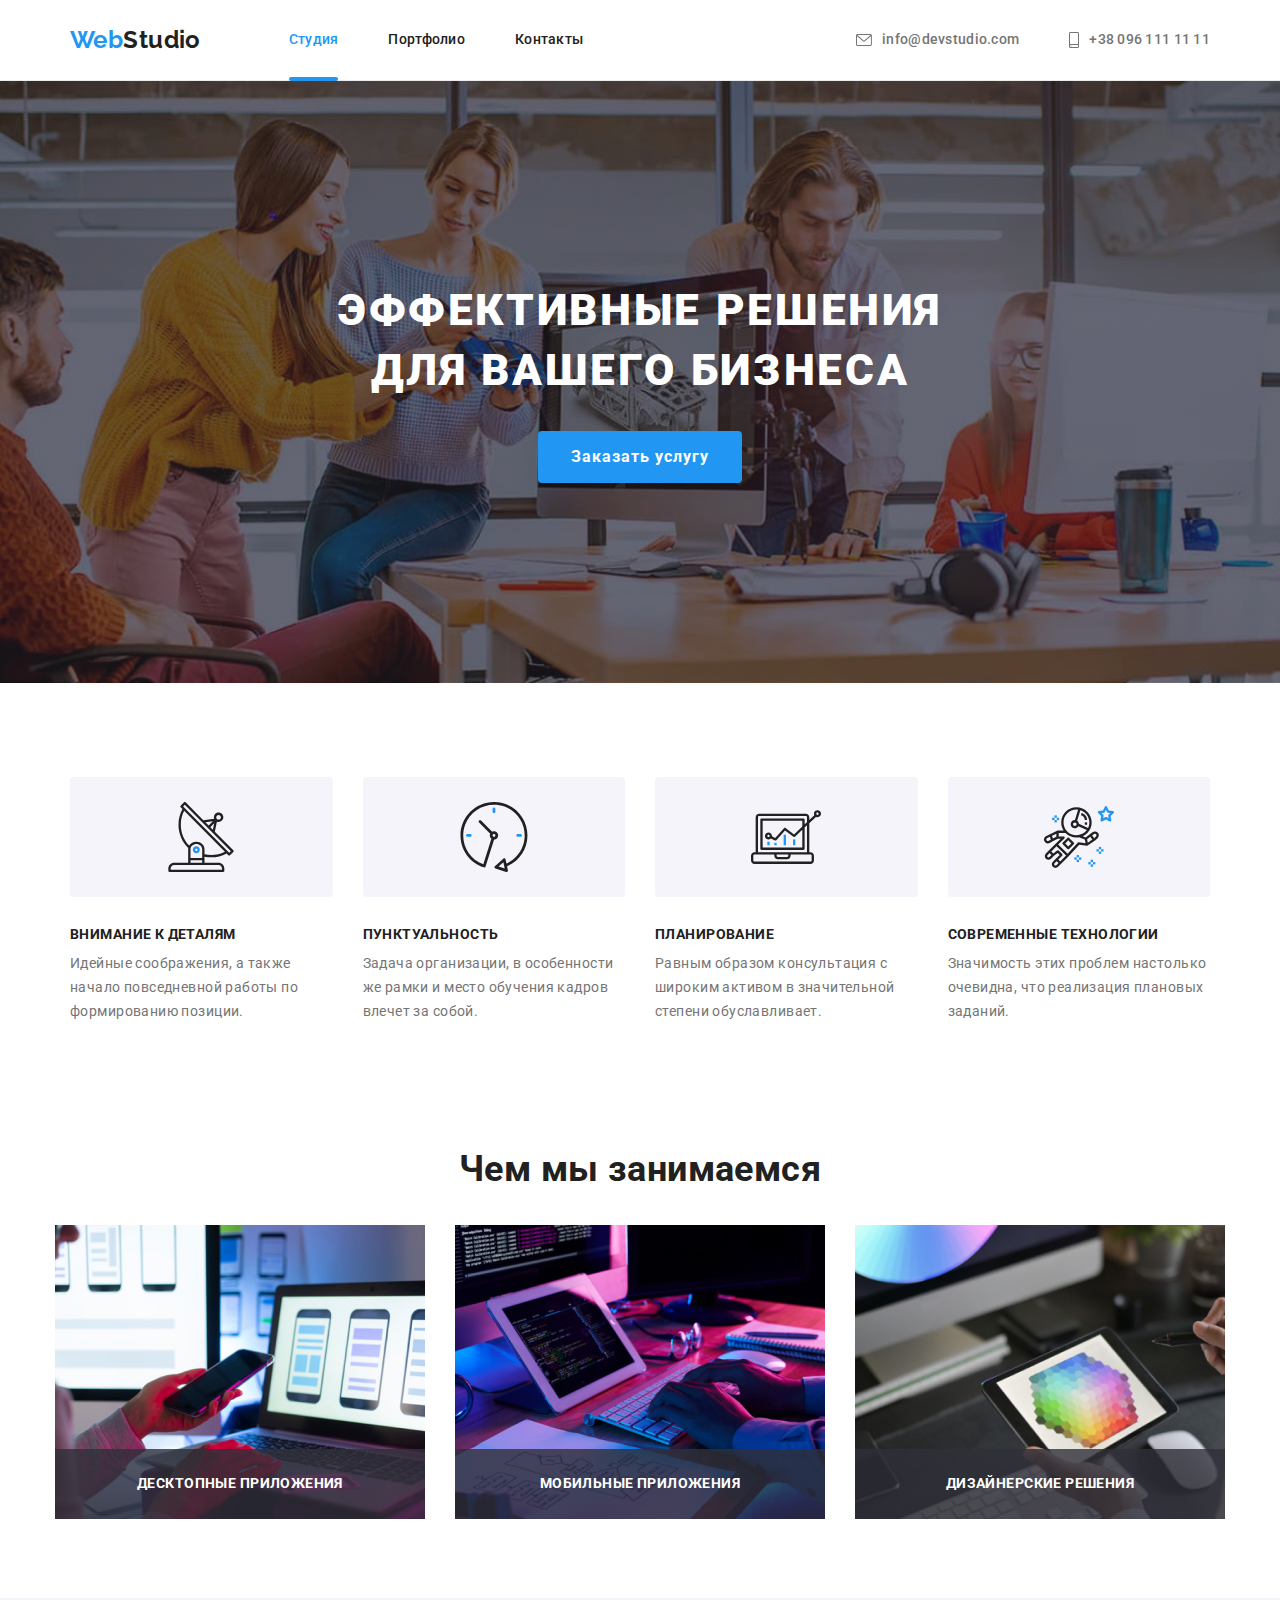
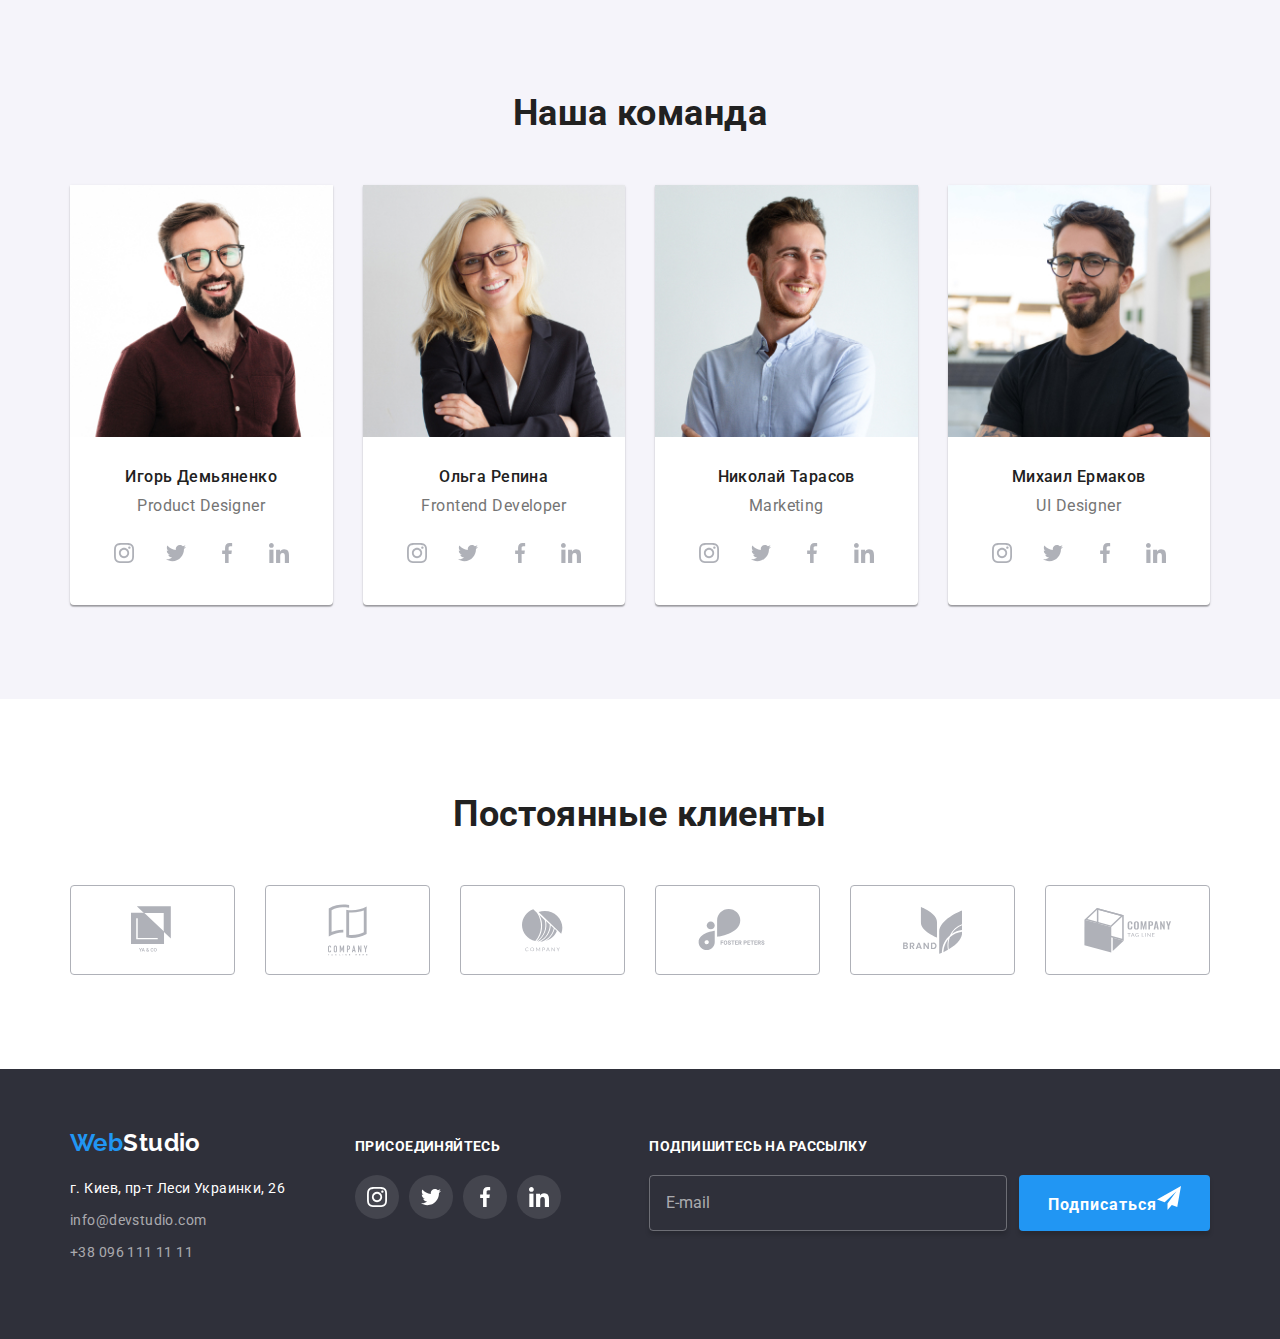
<file: index.html>
<!DOCTYPE html>
<html lang="ru">
  <head>
    <meta charset="UTF-8" />
    <meta http-equiv="X-UA-Compatible" content="IE=edge" />
    <meta name="viewport" content="width=device-width, initial-scale=1.0" />
    <title>WebStudio</title>
    <link rel="preconnect" href="https://fonts.gstatic.com" />
    <link
      rel="stylesheet"
      href="https://fonts.googleapis.com/css2?family=Raleway:wght@700&family=Roboto:wght@400;500;700;900&display=swap"
    />
    <link
      rel="stylesheet"
      href="https://cdnjs.cloudflare.com/ajax/libs/modern-normalize/0.2.0/modern-normalize.min.css"
    />
    <link rel="stylesheet" href="./css/main.min.css" />
  </head>

  <body>
    <header class="header">
      <div class="container header__container">
        <nav class="nav">
          <a href="./index.html" lang="en" class="logo header__logo"
            ><span class="logo__accent">Web</span><span>Studio</span></a
          >
          <ul class="nav__list list">
            <li class="nav__item">
              <a class="nav__link link nav__link_active" href="./index.html"
                >Студия</a
              >
            </li>
            <li class="nav__item">
              <a class="nav__link link" href="./portfolio.html">Портфолио</a>
            </li>
            <li class="nav__item">
              <a class="nav__link link" href="">Контакты</a>
            </li>
          </ul>
        </nav>
        <ul class="header-contacts list">
          <li class="header-contacts__item">
            <a
              class="header-contacts__link link"
              href="mailto:info@devstudio.com"
            >
              <svg class="header-contacts__icon icon-envelope">
                <use href="./img/sprite.svg#envelope"></use>
              </svg>
              info@devstudio.com</a
            >
          </li>
          <li class="header-contacts__item">
            <a class="header-contacts__link link" href="tel:+380961111111"
              ><svg class="header-contacts__icon icon-smartphone">
                <use href="./img/sprite.svg#smartphone"></use>
              </svg>
              +38 096 111 11 11</a
            >
          </li>
        </ul>

        <button type="button" class="burger-button" data-menu-button>
          <svg class="burger-button__icon">
            <use href="./img/sprite.svg#burger"></use>
          </svg>
        </button>

        <div class="burger__menu" data-menu>
          <button type="button" class="burger__close-button" data-menu-close>
            <svg class="burger__close-icon">
              <use href="./img/sprite.svg#close"></use>
            </svg>
          </button>
          <ul class="burger__nav list">
            <li class="burger__nav-item">
              <a href="" class="burger__nav-link burger__nav-link_active link"
                >Студия</a
              >
            </li>
            <li class="burger__nav-item">
              <a href="./portfolio.html" class="burger__nav-link link"
                >Портфолио</a
              >
            </li>
            <li class="burger__nav-item">
              <a href="" class="burger__nav-link link">Контакты</a>
            </li>
          </ul>
          <div>
            <ul class="burger__contacts list">
              <li class="burger__contacts-item">
                <a
                  href="tel:+380961111111"
                  class="burger__contacts-link burger__contacts-link_highlight link"
                  >+38 096 111 11 11</a
                >
              </li>
              <li class="burger__contacts-item">
                <a
                  href="mailto:info@devstudio.com"
                  class="burger__contacts-link link"
                  >info@devstudio.com</a
                >
              </li>
            </ul>
            <ul class="burger__social list">
              <li class="burger__social-item">
                <a href="" class="burger__social-link link">Instagram</a>
              </li>
              <li class="burger__social-item">
                <a href="" class="burger__social-link link">Twitter</a>
              </li>
              <li class="burger__social-item">
                <a href="" class="burger__social-link link">Facebook</a>
              </li>
              <li class="burger__social-item">
                <a href="" class="burger__social-link link">LinkedIn</a>
              </li>
            </ul>
          </div>
        </div>
      </div>
    </header>
    <main>
      <!-- HERO -->

      <section class="hero">
        <div class="container">
          <h1 class="hero__title">
            Эффективные решения<br />для вашего бизнеса
          </h1>
          <button type="button" class="modal-button" data-modal-open>
            Заказать услугу
          </button>
        </div>
      </section>

      <!-- FEATURES -->

      <section class="feature">
        <div class="container">
          <h2 class="visually-hidden">Наши Особенности</h2>
          <ul class="feature__list list">
            <li class="feature__item">
              <div class="feature__wrapper">
                <svg class="feature__icon">
                  <use href="./img/sprite.svg#antenna"></use>
                </svg>
              </div>
              <h3 class="feature__title">Внимание к деталям</h3>
              <p class="feature__description">
                Идейные соображения, а также начало повседневной работы по
                формированию позиции.
              </p>
            </li>
            <li class="feature__item">
              <div class="feature__wrapper">
                <svg class="feature__icon">
                  <use href="./img/sprite.svg#clock"></use>
                </svg>
              </div>
              <h3 class="feature__title">Пунктуальность</h3>
              <p class="feature__description">
                Задача организации, в особенности же рамки и место обучения
                кадров влечет за собой.
              </p>
            </li>
            <li class="feature__item">
              <div class="feature__wrapper">
                <svg class="feature__icon">
                  <use href="./img/sprite.svg#diagram"></use>
                </svg>
              </div>
              <h3 class="feature__title">Планирование</h3>
              <p class="feature__description">
                Равным образом консультация с широким активом в значительной
                степени обуславливает.
              </p>
            </li>
            <li class="feature__item">
              <div class="feature__wrapper">
                <svg class="feature__icon">
                  <use href="./img/sprite.svg#astronaut"></use>
                </svg>
              </div>
              <h3 class="feature__title">Современные технологии</h3>
              <p class="feature__description">
                Значимость этих проблем настолько очевидна, что реализация
                плановых заданий.
              </p>
            </li>
          </ul>
        </div>
      </section>

      <!-- SPECIALTY -->

      <section class="specialty">
        <div class="container">
          <h2 class="specialty__component-title component-title">
            Чем мы занимаемся
          </h2>
          <ul class="specialty__list list">
            <li class="specialty__item">
              <picture>
                <source
                  srcset="
                    ./img/desktop/design@1x.jpg 1x,
                    ./img/desktop/design@2x.jpg 2x
                  " />
                <img
                  src="./img/desktop/design@1x.jpg"
                  alt="Десктопные приложения"
                  class="specialty__image"
              /></picture>

              <div class="specialty__overlay">
                <p class="specialty__overlay-text">Десктопные приложения</p>
              </div>
            </li>
            <li class="specialty__item">
              <picture>
                <source
                  srcset="
                    ./img/desktop/markup@1x.jpg 1x,
                    ./img/desktop/markup@2x.jpg 2x
                  " />
                <img
                  src="./img/desktop/markup@1x.jpg"
                  alt="Мобильные приложения"
                  class="specialty__image"
              /></picture>

              <div class="specialty__overlay">
                <p class="specialty__overlay-text">Мобильные приложения</p>
              </div>
            </li>
            <li class="specialty__item">
              <picture>
                <source
                  srcset="
                    ./img/desktop/color@1x.jpg 1x,
                    ./img/desktop/color@2x.jpg 2x
                  " />
                <img
                  src="./img/desktop/color@1x.jpg"
                  alt="Дизайнерские решения"
                  class="specialty__image"
              /></picture>

              <div class="specialty__overlay">
                <p class="specialty__overlay-text">Дизайнерские решения</p>
              </div>
            </li>
          </ul>
        </div>
      </section>

      <!-- TEAM -->

      <section Class="team">
        <div class="container">
          <h2 class="team__component-title component-title">Наша команда</h2>
          <ul class="team__list list">
            <li class="team__item">
              <picture>
                <source
                  srcset="
                    ./img/desktop/team/igor@1x.jpg 1x,
                    ./img/desktop/team/igor@2x.jpg 2x
                  "
                  media="(min-width: 1200px)"
                />
                <source
                  srcset="
                    ./img/tablet/team/igor@1x.jpg 1x,
                    ./img/tablet/team/igor@2x.jpg 2x
                  "
                  media="(min-width: 768px)"
                />
                <source
                  srcset="
                    ./img/mobile/team/igor@1x.jpg 1x,
                    ./img/mobile/team/igor@2x.jpg 2x
                  "
                  media="(min-width: 480px)"
                />
                <img
                  src="./img/desktop/team/igor@1x.jpg"
                  alt="Игорь Демьяненко"
                  class="team__image"
                />
              </picture>

              <div class="team__description-wrapper">
                <h3 class="team__member">Игорь Демьяненко</h3>
                <p lang="en" class="member__role">Product Designer</p>

                <ul class="social-list list">
                  <li class="social-list__item">
                    <a href="" class="social-list__link"
                      ><svg class="social-list__icon">
                        <use href="./img/sprite.svg#instagram"></use>
                      </svg>
                    </a>
                  </li>
                  <li class="social-list__item">
                    <a href="" class="social-list__link"
                      ><svg class="social-list__icon">
                        <use href="./img/sprite.svg#twitter"></use>
                      </svg>
                    </a>
                  </li>
                  <li class="social-list__item">
                    <a href="" class="social-list__link"
                      ><svg class="social-list__icon">
                        <use href="./img/sprite.svg#facebook"></use>
                      </svg>
                    </a>
                  </li>
                  <li class="social-list__item">
                    <a href="" class="social-list__link"
                      ><svg class="social-list__icon">
                        <use href="./img/sprite.svg#linkedin"></use>
                      </svg>
                    </a>
                  </li>
                </ul>
              </div>
            </li>
            <li class="team__item">
              <picture>
                <source
                  srcset="
                    ./img/desktop/team/olga@1x.jpg 1x,
                    ./img/desktop/team/olga@2x.jpg 2x
                  "
                  media="(min-width: 1200px)" />
                <source
                  srcset="
                    ./img/tablet/team/olga@1x.jpg 1x,
                    ./img/tablet/team/olga@2x.jpg 2x
                  "
                  media="(min-width: 768px)" />
                <source
                  srcset="
                    ./img/mobile/team/olga@1x.jpg 1x,
                    ./img/mobile/team/olga@2x.jpg 2x
                  "
                  media="(min-width: 480px)" />
                <img
                  src="./img/desktop/team/olga@1x.jpg"
                  alt="Ольга Репина"
                  class="team__image"
              /></picture>
              <div class="team__description-wrapper">
                <h3 class="team__member">Ольга Репина</h3>
                <p lang="en" class="member__role">Frontend Developer</p>
                <ul class="social-list list">
                  <li class="social-list__item">
                    <a href="" class="social-list__link"
                      ><svg class="social-list__icon">
                        <use href="./img/sprite.svg#instagram"></use>
                      </svg>
                    </a>
                  </li>
                  <li class="social-list__item">
                    <a href="" class="social-list__link"
                      ><svg class="social-list__icon">
                        <use href="./img/sprite.svg#twitter"></use>
                      </svg>
                    </a>
                  </li>
                  <li class="social-list__item">
                    <a href="" class="social-list__link"
                      ><svg class="social-list__icon">
                        <use href="./img/sprite.svg#facebook"></use>
                      </svg>
                    </a>
                  </li>
                  <li class="social-list__item">
                    <a href="" class="social-list__link"
                      ><svg class="social-list__icon">
                        <use href="./img/sprite.svg#linkedin"></use>
                      </svg>
                    </a>
                  </li>
                </ul>
              </div>
            </li>
            <li class="team__item">
              <picture>
                <source
                  srcset="
                    ./img/desktop/team/nikolay@1x.jpg 1x,
                    ./img/desktop/team/nikolay@2x.jpg 2x
                  "
                  media="(min-width: 1200px)" />
                <source
                  srcset="
                    ./img/tablet/team/nikolay@1x.jpg 1x,
                    ./img/tablet/team/nikolay@2x.jpg 2x
                  "
                  media="(min-width: 768px)" />
                <source
                  srcset="
                    ./img/mobile/team/nikolay@1x.jpg 1x,
                    ./img/mobile/team/nikolay@2x.jpg 2x
                  "
                  media="(min-width: 480px)" />
                <img
                  src="./img/desktop/team/nikolay@1x.jpg"
                  alt="Николай Тарасов"
                  class="team__image"
              /></picture>
              <div class="team__description-wrapper">
                <h3 class="team__member">Николай Тарасов</h3>
                <p lang="en" class="member__role">Marketing</p>
                <ul class="social-list list">
                  <li class="social-list__item">
                    <a href="" class="social-list__link"
                      ><svg class="social-list__icon">
                        <use href="./img/sprite.svg#instagram"></use>
                      </svg>
                    </a>
                  </li>
                  <li class="social-list__item">
                    <a href="" class="social-list__link"
                      ><svg class="social-list__icon">
                        <use href="./img/sprite.svg#twitter"></use>
                      </svg>
                    </a>
                  </li>
                  <li class="social-list__item">
                    <a href="" class="social-list__link"
                      ><svg class="social-list__icon">
                        <use href="./img/sprite.svg#facebook"></use>
                      </svg>
                    </a>
                  </li>
                  <li class="social-list__item">
                    <a href="" class="social-list__link"
                      ><svg class="social-list__icon">
                        <use href="./img/sprite.svg#linkedin"></use>
                      </svg>
                    </a>
                  </li>
                </ul>
              </div>
            </li>
            <li class="team__item">
              <picture
                ><source
                  srcset="
                    ./img/desktop/team/mikhail@1x.jpg 1x,
                    ./img/desktop/team/mikhail@2x.jpg 2x
                  "
                  media="(min-width: 1200px)" />
                <source
                  srcset="
                    ./img/tablet/team/mikhail@1x.jpg 1x,
                    ./img/tablet/team/mikhail@2x.jpg 2x
                  "
                  media="(min-width: 768px)" />
                <source
                  srcset="
                    ./img/mobile/team/mikhail@1x.jpg 1x,
                    ./img/mobile/team/mikhail@2x.jpg 2x
                  "
                  media="(min-width: 480px)" />
                <img
                  src="./img/desktop/team/mikhail@1x.jpg"
                  alt="Михаил Ермаков"
                  class="team__image"
              /></picture>
              <div class="team__description-wrapper">
                <h3 class="team__member">Михаил Ермаков</h3>
                <p lang="en" class="member__role">UI Designer</p>
                <ul class="social-list list">
                  <li class="social-list__item">
                    <a href="" class="social-list__link"
                      ><svg class="social-list__icon">
                        <use href="./img/sprite.svg#instagram"></use>
                      </svg>
                    </a>
                  </li>
                  <li class="social-list__item">
                    <a href="" class="social-list__link"
                      ><svg class="social-list__icon">
                        <use href="./img/sprite.svg#twitter"></use>
                      </svg>
                    </a>
                  </li>
                  <li class="social-list__item">
                    <a href="" class="social-list__link"
                      ><svg class="social-list__icon">
                        <use href="./img/sprite.svg#facebook"></use>
                      </svg>
                    </a>
                  </li>
                  <li class="social-list__item">
                    <a href="" class="social-list__link"
                      ><svg class="social-list__icon">
                        <use href="./img/sprite.svg#linkedin"></use>
                      </svg>
                    </a>
                  </li>
                </ul>
              </div>
            </li>
          </ul>
        </div>
      </section>

      <!-- CLIENTS -->

      <section class="clients">
        <div class="container">
          <h2 class="component-title">Постоянные клиенты</h2>
          <div class="clients__wrapper">
            <ul class="clients__list list">
              <li class="clients__item">
                <a href="" class="clients__link link">
                  <svg class="clients__icon" width="44" height="49">
                    <use href="./img/sprite.svg#logo1"></use>
                  </svg>
                </a>
              </li>
              <li class="clients__item">
                <a href="" class="clients__link link">
                  <svg class="clients__icon" width="40" height="52">
                    <use href="./img/sprite.svg#logo2"></use>
                  </svg>
                </a>
              </li>
              <li class="clients__item">
                <a href="" class="clients__link link">
                  <svg class="clients__icon" width="41" height="43">
                    <use href="./img/sprite.svg#logo3"></use>
                  </svg>
                </a>
              </li>
              <li class="clients__item">
                <a href="" class="clients__link link">
                  <svg class="clients__icon" width="80" height="42">
                    <use href="./img/sprite.svg#logo4"></use>
                  </svg>
                </a>
              </li>
              <li class="clients__item">
                <a href="" class="clients__link link">
                  <svg class="clients__icon" width="59" height="47">
                    <use href="./img/sprite.svg#logo5"></use>
                  </svg>
                </a>
              </li>
              <li class="clients__item">
                <a href="" class="clients__link link">
                  <svg class="clients__icon" width="88" height="45">
                    <use href="./img/sprite.svg#logo6"></use>
                  </svg>
                </a>
              </li>
            </ul>
          </div>
        </div>
      </section>
    </main>

    <footer class="footer">
      <div class="container footer__wrapper">
        <div class="footer__tablet-wrapper">
          <div class="footer__address-wrapper">
            <a href="./index.html" lang="en" class="logo"
              ><span class="logo__accent">Web</span
              ><span class="logo_theme-dark">Studio</span></a
            >
            <address class="footer__address address">
              <p class="footer__geolocation">г. Киев, пр-т Леси Украинки, 26</p>
              <ul class="address-list list">
                <li class="address-list__item">
                  <a
                    class="address-list__link link"
                    href="mailto:info@devstudio.com"
                    >info@devstudio.com</a
                  >
                </li>
                <li class="address-list__item">
                  <a class="address-list__link link" href="tel:+380961111111"
                    >+38 096 111 11 11</a
                  >
                </li>
              </ul>
            </address>
          </div>
          <div class="footer__join-wrapper">
            <p class="footer__join-text">Присоединяйтесь</p>
            <ul class="social-list list">
              <li class="social-list__item footer__social-list__item">
                <a
                  href=""
                  class="social-list__link social-list__link_highlight"
                >
                  <svg class="social-list__icon social-list__icon_theme-dark">
                    <use href="./img/sprite.svg#instagram"></use>
                  </svg>
                </a>
              </li>
              <li class="social-list__item footer__social-list__item">
                <a href="" class="social-list__link social-list__link_highlight"
                  ><svg class="social-list__icon social-list__icon_theme-dark">
                    <use href="./img/sprite.svg#twitter"></use>
                  </svg>
                </a>
              </li>
              <li class="social-list__item footer__social-list__item">
                <a href="" class="social-list__link social-list__link_highlight"
                  ><svg class="social-list__icon social-list__icon_theme-dark">
                    <use href="./img/sprite.svg#facebook"></use>
                  </svg>
                </a>
              </li>
              <li class="social-list__item footer__social-list__item">
                <a href="" class="social-list__link social-list__link_highlight"
                  ><svg class="social-list__icon social-list__icon_theme-dark">
                    <use href="./img/sprite.svg#linkedin"></use>
                  </svg>
                </a>
              </li>
            </ul>
          </div>
        </div>
        <div class="newsletter-signup">
          <b class="newsletter-signup__title">Подпишитесь на рассылку</b>
          <form class="newsletter-signup__form">
            <input
              type="text"
              placeholder="E-mail"
              class="newsletter-signup__input"
            />
            <button type="submit" class="newsletter-signup__button">
              Подписаться<svg
                class="signup-button__icon"
                width="24"
                height="24"
              >
                <use href="./img/sprite.svg#icon-send"></use>
              </svg>
            </button>
          </form>
        </div>
      </div>
    </footer>

    <div class="backdrop is-hidden" data-modal>
      <div class="modal">
        <button type="button" class="modal__exit-button" data-modal-close>
          <svg class="modal__exit-icon">
            <use href="./img/sprite.svg#close"></use>
          </svg>
        </button>
        <b class="modal__title">Оставьте свои данные, мы вам перезвоним</b>
        <form class="modal__form" autocomplete="off">
          <label class="modal__form-label">
            Имя
            <span class="modal__form-wrapper">
              <input
                type="text"
                name="user-name"
                class="modal__form-input"
                minlength="2"
                required
              />
              <svg class="modal__form-icon" width="18px" height="18px">
                <use href="./img/sprite.svg#person-black"></use>
              </svg>
            </span>
          </label>
          <label class="modal__form-label">
            Телефон
            <span class="modal__form-wrapper">
              <input
                type="tel"
                name="user-telephone"
                class="modal__form-input"
                required
              />
              <svg class="modal__form-icon" width="18px" height="18px">
                <use href="./img/sprite.svg#phone-black"></use>
              </svg>
            </span>
          </label>
          <label class="modal__form-label">
            Почта
            <span class="modal__form-wrapper">
              <input
                type="email"
                name="user-email"
                class="modal__form-input"
                required
              />
              <svg class="modal__form-icon" width="18px" height="18px">
                <use href="./img/sprite.svg#email-black"></use>
              </svg>
            </span>
          </label>
          <label for="modal-message" class="modal__form-label"
            >Комментарий</label
          >
          <textarea
            name="user-message"
            id="modal-message"
            placeholder="Введите текст"
            class="modal__form-textarea"
          ></textarea>
          <input
            type="checkbox"
            name="user-terms"
            id="term-checkbox"
            class="modal__term-checkbox visually-hidden"
            required
          />
          <label for="term-checkbox" class="modal__term-label">
            Соглашаюсь с рассылкой и принимаю&nbsp;<a href=""
              >Условия договора</a
            >
          </label>
          <button type="submit" class="modal__form-button">Отправить</button>
        </form>
      </div>
    </div>
    <script src="./js/mobile-menu.js"></script>
    <script src="./js/modal.js"></script>
  </body>
</html>
</file>
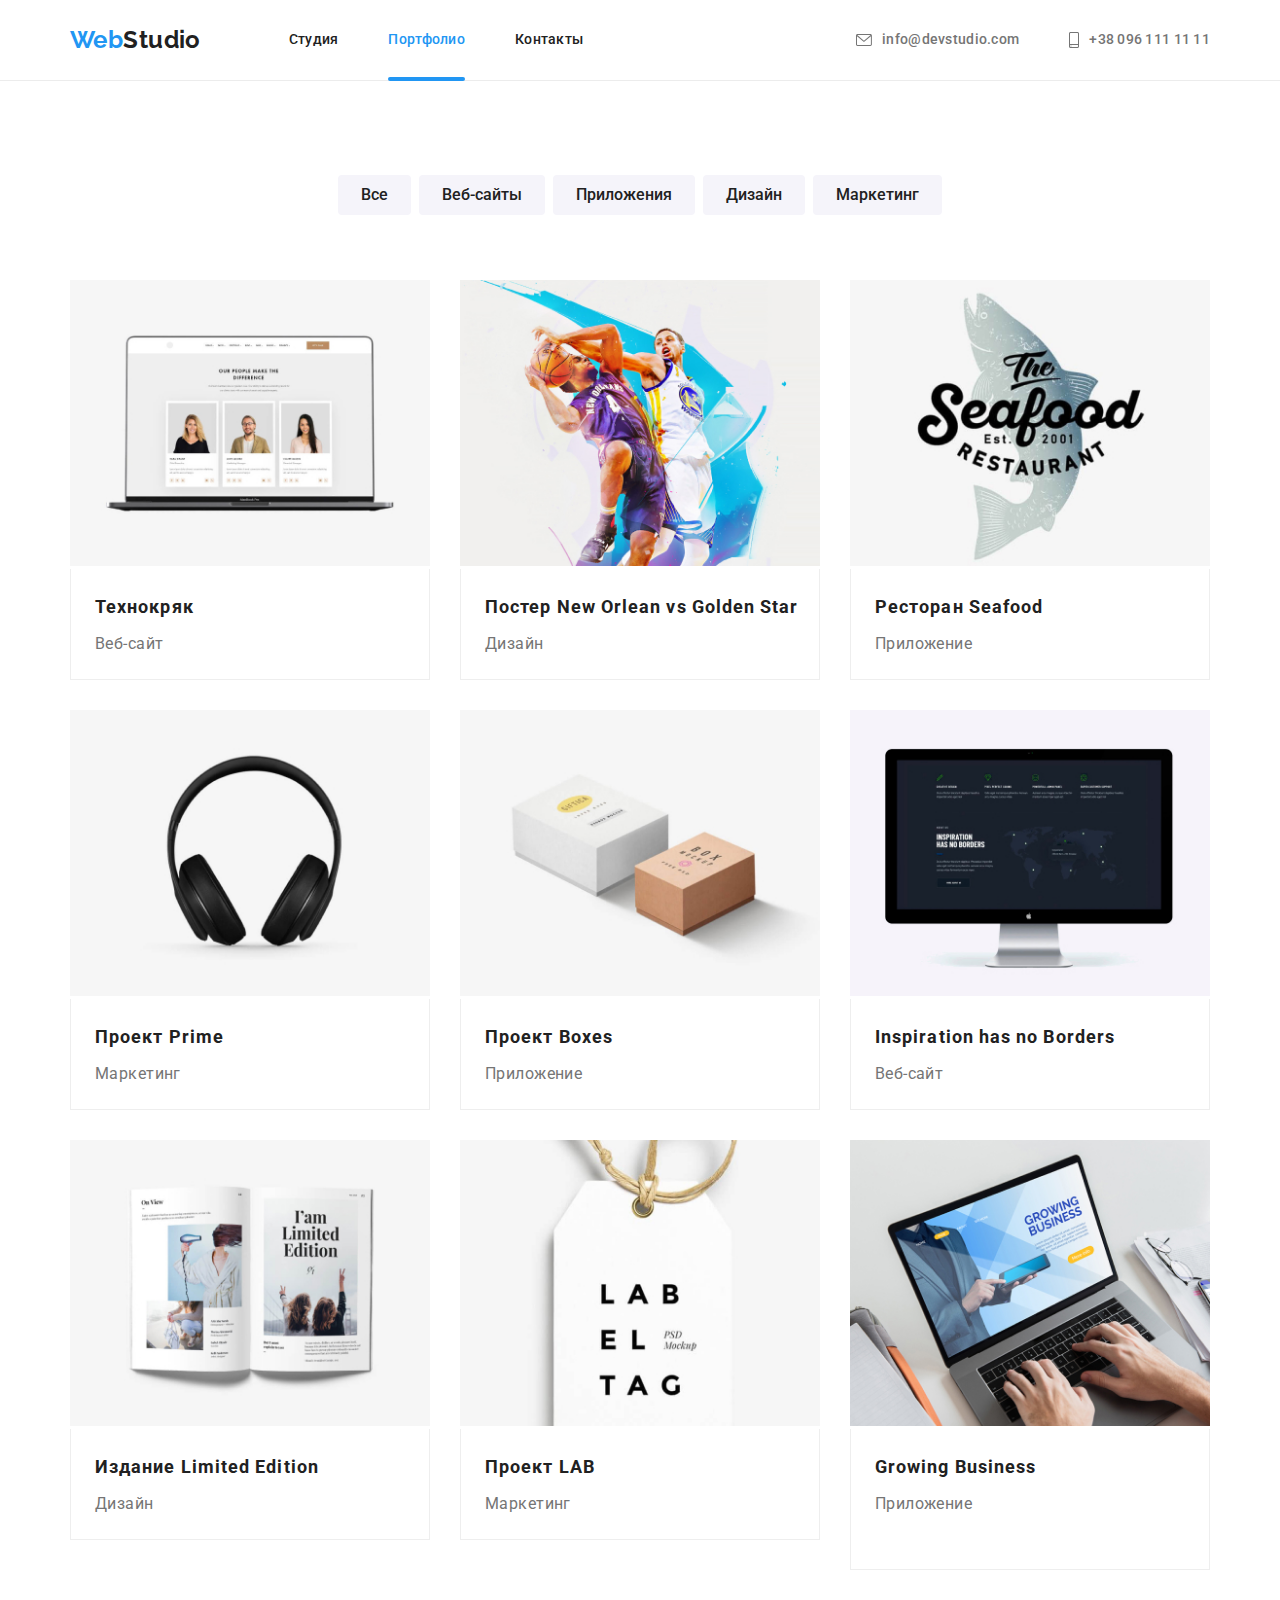
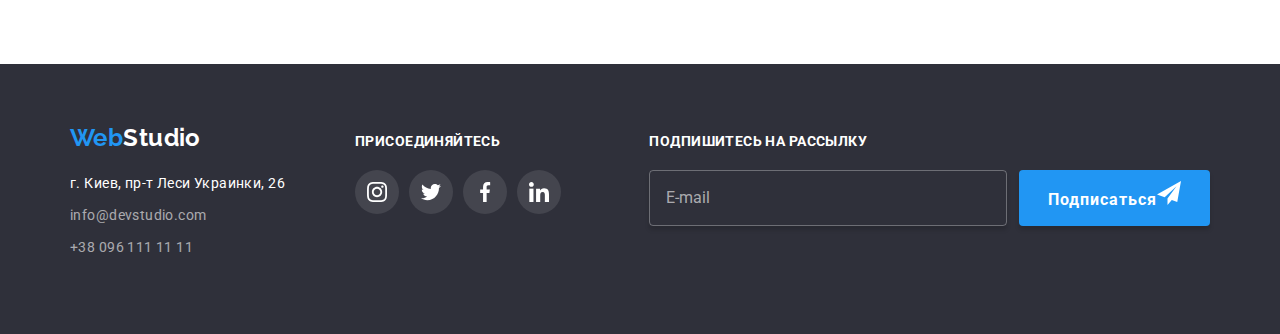
<file: portfolio.html>
<!DOCTYPE html>
<html lang="ru">
  <head>
    <meta charset="UTF-8" />
    <meta http-equiv="X-UA-Compatible" content="IE=edge" />
    <meta name="viewport" content="width=device-width, initial-scale=1.0" />
    <title>WebStudio</title>
    <link rel="preconnect" href="https://fonts.gstatic.com" />
    <link
      rel="stylesheet"
      href="https://fonts.googleapis.com/css2?family=Raleway:wght@700&family=Roboto:wght@400;500;700;900&display=swap"
    />
    <link
      rel="stylesheet"
      href="https://cdnjs.cloudflare.com/ajax/libs/modern-normalize/0.2.0/modern-normalize.min.css"
    />
    <link rel="stylesheet" href="./css/main.min.css" />
  </head>

  <body>
    <header class="header">
      <div class="container header__container">
        <nav class="nav">
          <a href="./index.html" lang="en" class="logo header__logo"
            ><span class="logo__accent">Web</span><span>Studio</span></a
          >
          <ul class="nav__list list">
            <li class="nav__item">
              <a class="nav__link link" href="./index.html">Студия</a>
            </li>
            <li class="nav__item">
              <a class="nav__link link nav__link_active" href="./portfolio.html"
                >Портфолио</a
              >
            </li>
            <li class="nav__item">
              <a class="nav__link link" href="">Контакты</a>
            </li>
          </ul>
        </nav>
        <ul class="header-contacts list">
          <li class="header-contacts__item">
            <a
              class="header-contacts__link link"
              href="mailto:info@devstudio.com"
            >
              <svg class="header-contacts__icon icon-envelope">
                <use href="./img/sprite.svg#envelope"></use>
              </svg>
              info@devstudio.com</a
            >
          </li>
          <li class="header-contacts__item">
            <a class="header-contacts__link link" href="tel:+380961111111"
              ><svg class="header-contacts__icon icon-smartphone">
                <use href="./img/sprite.svg#smartphone"></use>
              </svg>
              +38 096 111 11 11</a
            >
          </li>
        </ul>

        <button type="button" class="burger-button" data-menu-button>
          <svg class="burger-button__icon">
            <use href="./img/sprite.svg#burger"></use>
          </svg>
        </button>

        <div class="burger__menu" data-menu>
          <button type="button" class="burger__close-button" data-menu-close>
            <svg class="burger__close-icon">
              <use href="./img/sprite.svg#close"></use>
            </svg>
          </button>
          <ul class="burger__nav list">
            <li class="burger__nav-item">
              <a href="./index.html" class="burger__nav-link link">Студия</a>
            </li>
            <li class="burger__nav-item">
              <a href="" class="burger__nav-link burger__nav-link_active link"
                >Портфолио</a
              >
            </li>
            <li class="burger__nav-item">
              <a href="" class="burger__nav-link link">Контакты</a>
            </li>
          </ul>
          <div>
            <ul class="burger__contacts list">
              <li class="burger__contacts-item">
                <a
                  href="tel:+380961111111"
                  class="burger__contacts-link burger__contacts-link_highlight link"
                  >+38 096 111 11 11</a
                >
              </li>
              <li class="burger__contacts-item">
                <a
                  href="mailto:info@devstudio.com"
                  class="burger__contacts-link link"
                  >info@devstudio.com</a
                >
              </li>
            </ul>
            <ul class="burger__social list">
              <li class="burger__social-item">
                <a href="" class="burger__social-link link">Instagram</a>
              </li>
              <li class="burger__social-item">
                <a href="" class="burger__social-link link">Twitter</a>
              </li>
              <li class="burger__social-item">
                <a href="" class="burger__social-link link">Facebook</a>
              </li>
              <li class="burger__social-item">
                <a href="" class="burger__social-link link">LinkedIn</a>
              </li>
            </ul>
          </div>
        </div>
      </div>
    </header>

    <main>
      <!-- FILTERS -->

      <section class="projects">
        <div class="container">
          <h1 class="visually-hidden">Наши работы</h1>
          <ul class="filter list">
            <li class="filter__item">
              <button type="button" class="filter__button">Все</button>
            </li>
            <li class="filter__item">
              <button type="button" class="filter__button">Веб-сайты</button>
            </li>
            <li class="filter__item">
              <button type="button" class="filter__button">Приложения</button>
            </li>
            <li class="filter__item">
              <button type="button" class="filter__button">Дизайн</button>
            </li>
            <li class="filter__item">
              <button type="button" class="filter__button">Маркетинг</button>
            </li>
          </ul>

          <!-- PROJECTS -->

          <ul class="project-list list">
            <li class="project-list__item">
              <a href="" class="project-list__link link">
                <div class="project-list__overlay">
                  <picture>
                    <source
                      srcset="
                        ./img/desktop/portfolio/tech-crack@1x.jpg 1x,
                        ./img/desktop/portfolio/tech-crack@2x.jpg 2x
                      "
                      media="(min-width: 1200px"
                      ) />

                    <source
                      srcset="
                        ./img/tablet/portfolio/tech-crack@1x.jpg 1x,
                        ./img/tablet/portfolio/tech-crack@2x.jpg 2x
                      "
                      media="(min-width: 768px"
                      ) />

                    <source
                      srcset="
                        ./img/mobile/portfolio/tech-crack@1x.jpg 1x,
                        ./img/mobile/portfolio/tech-crack@2x.jpg 2x
                      "
                      media="(min-width: 480px"
                      ) />
                    <img
                      class="project-image"
                      src="./img/desktop/portfolio/tech-crack@1x.jpg"
                      alt="Веб-сайт"
                  /></picture>

                  <p class="project-list__overlay-text">
                    Технокряк это современная площадка распространения
                    коронавируса. Компании используют эту платформу для
                    цифрового шпионажа и атак на защищённые сервера конкурентов.
                  </p>
                </div>
                <div class="project-list__description-wrapper">
                  <h2 class="project-list__title">Технокряк</h2>
                  <p class="project-list__type">Веб-сайт</p>
                </div></a
              >
            </li>
            <li class="project-list__item">
              <a href="" class="project-list__link link">
                <div class="project-list__overlay">
                  <picture>
                    <source
                      srcset="
                        ./img/desktop/portfolio/poster@1x.jpg 1x,
                        ./img/desktop/portfolio/poster@2x.jpg 2x
                      "
                      media="(min-width: 1200px"
                      ) />

                    <source
                      srcset="
                        ./img/tablet/portfolio/poster@1x.jpg 1x,
                        ./img/tablet/portfolio/poster@2x.jpg 2x
                      "
                      media="(min-width: 768px"
                      ) />

                    <source
                      srcset="
                        ./img/mobile/portfolio/poster@1x.jpg 1x,
                        ./img/mobile/portfolio/poster@2x.jpg 2x
                      "
                      media="(min-width: 480px"
                      ) />
                    <img
                      class="project-image"
                      src="./img/desktop/portfolio/poster@1x.jpg"
                      alt="Постер"
                  /></picture>

                  <p class="project-list__overlay-text">
                    Lorem ipsum dolor sit amet consectetur adipisicing elit.
                    Perferendis aperiam fugiat possimus excepturi dolorum quidem
                    architecto. Voluptatem iure consectetur libero placeat. Ab
                    veniam ut dolorem accusantium id commodi praesentium
                    mollitia!
                  </p>
                </div>
                <div class="project-list__description-wrapper">
                  <h2 class="project-list__title">
                    Постер <span lang="en">New Orlean vs Golden Star</span>
                  </h2>
                  <p class="project-list__type">Дизайн</p>
                </div></a
              >
            </li>
            <li class="project-list__item">
              <a href="" class="project-list__link link">
                <div class="project-list__overlay">
                  <picture>
                    <source
                      srcset="
                        ./img/desktop/portfolio/restaurant@1x.jpg 1x,
                        ./img/desktop/portfolio/restaurant@2x.jpg 2x
                      "
                      media="(min-width: 1200px"
                      ) />

                    <source
                      srcset="
                        ./img/tablet/portfolio/restaurant@1x.jpg 1x,
                        ./img/tablet/portfolio/restaurant@2x.jpg 2x
                      "
                      media="(min-width: 768px"
                      ) />

                    <source
                      srcset="
                        ./img/mobile/portfolio/restaurant@1x.jpg 1x,
                        ./img/mobile/portfolio/restaurant@2x.jpg 2x
                      "
                      media="(min-width: 480px"
                      ) />
                    <img
                      class="project-image"
                      src="./img/desktop/portfolio/restaurant@1x.jpg"
                      alt="Логотип ресторана"
                  /></picture>

                  <p class="project-list__overlay-text">
                    Lorem ipsum dolor sit amet consectetur adipisicing elit.
                    Perferendis aperiam fugiat possimus excepturi dolorum quidem
                    architecto. Voluptatem iure consectetur libero placeat. Ab
                    veniam ut dolorem accusantium id commodi praesentium
                    mollitia!
                  </p>
                </div>
                <div class="project-list__description-wrapper">
                  <h2 class="project-list__title">
                    Ресторан <span lang="en">Seafood</span>
                  </h2>
                  <p class="project-list__type">Приложение</p>
                </div></a
              >
            </li>
            <li class="project-list__item">
              <a href="" class="project-list__link link">
                <div class="project-list__overlay">
                  <picture>
                    <source
                      srcset="
                        ./img/desktop/portfolio/headphones@1x.jpg 1x,
                        ./img/desktop/portfolio/headphones@2x.jpg 2x
                      "
                      media="(min-width: 1200px"
                      ) />

                    <source
                      srcset="
                        ./img/tablet/portfolio/headphones@1x.jpg 1x,
                        ./img/tablet/portfolio/headphones@2x.jpg 2x
                      "
                      media="(min-width: 768px"
                      ) />

                    <source
                      srcset="
                        ./img/mobile/portfolio/headphones@1x.jpg 1x,
                        ./img/mobile/portfolio/headphones@2x.jpg 2x
                      "
                      media="(min-width: 480px"
                      ) />
                    <img
                      class="project-image"
                      src="./img/desktop/portfolio/headphones@1x.jpg"
                      alt="Наушники"
                  /></picture>

                  <p class="project-list__overlay-text">
                    Lorem ipsum dolor sit amet consectetur adipisicing elit.
                    Perferendis aperiam fugiat possimus excepturi dolorum quidem
                    architecto. Voluptatem iure consectetur libero placeat. Ab
                    veniam ut dolorem accusantium id commodi praesentium
                    mollitia!
                  </p>
                </div>
                <div class="project-list__description-wrapper">
                  <h2 class="project-list__title">
                    Проект <span lang="en">Prime</span>
                  </h2>
                  <p class="project-list__type">Маркетинг</p>
                </div></a
              >
            </li>
            <li class="project-list__item">
              <a href="" class="project-list__link link">
                <div class="project-list__overlay">
                  <picture>
                    <source
                      srcset="
                        ./img/desktop/portfolio/boxes@1x.jpg 1x,
                        ./img/desktop/portfolio/boxes@2x.jpg 2x
                      "
                      media="(min-width: 1200px"
                      ) />

                    <source
                      srcset="
                        ./img/tablet/portfolio/boxes@1x.jpg 1x,
                        ./img/tablet/portfolio/boxes@2x.jpg 2x
                      "
                      media="(min-width: 768px"
                      ) />

                    <source
                      srcset="
                        ./img/mobile/portfolio/boxes@1x.jpg 1x,
                        ./img/mobile/portfolio/boxes@2x.jpg 2x
                      "
                      media="(min-width: 480px"
                      ) />
                    <img
                      class="project-image"
                      src="./img/desktop/portfolio/boxes@1x.jpg"
                      alt="Коробки"
                  /></picture>

                  <p class="project-list__overlay-text">
                    Lorem ipsum dolor sit amet consectetur adipisicing elit.
                    Perferendis aperiam fugiat possimus excepturi dolorum quidem
                    architecto. Voluptatem iure consectetur libero placeat. Ab
                    veniam ut dolorem accusantium id commodi praesentium
                    mollitia!
                  </p>
                </div>
                <div class="project-list__description-wrapper">
                  <h2 class="project-list__title">
                    Проект <span lang="en">Boxes</span>
                  </h2>
                  <p class="project-list__type">Приложение</p>
                </div></a
              >
            </li>
            <li class="project-list__item">
              <a href="" class="project-list__link link">
                <div class="project-list__overlay">
                  <picture>
                    <source
                      srcset="
                        ./img/desktop/portfolio/website-inspiration@1x.jpg 1x,
                        ./img/desktop/portfolio/website-inspiration@2x.jpg 2x
                      "
                      media="(min-width: 1200px"
                      ) />

                    <source
                      srcset="
                        ./img/tablet/portfolio/website-inspiration@1x.jpg 1x,
                        ./img/tablet/portfolio/website-inspiration@2x.jpg 2x
                      "
                      media="(min-width: 768px"
                      ) />

                    <source
                      srcset="
                        ./img/mobile/portfolio/website-inspiration@1x.jpg 1x,
                        ./img/mobile/portfolio/website-inspiration@2x.jpg 2x
                      "
                      media="(min-width: 480px"
                      ) />
                    <img
                      class="project-image"
                      src="./img/desktop/portfolio/website-inspiration@1x.jpg"
                      alt="Веб-сайт"
                  /></picture>

                  <p class="project-list__overlay-text">
                    Lorem ipsum dolor sit amet consectetur adipisicing elit.
                    Perferendis aperiam fugiat possimus excepturi dolorum quidem
                    architecto. Voluptatem iure consectetur libero placeat. Ab
                    veniam ut dolorem accusantium id commodi praesentium
                    mollitia!
                  </p>
                </div>
                <div class="project-list__description-wrapper">
                  <h2 class="project-list__title" lang="en">
                    Inspiration has no Borders
                  </h2>
                  <p class="project-list__type">Веб-сайт</p>
                </div></a
              >
            </li>
            <li class="project-list__item">
              <a href="" class="project-list__link link">
                <div class="project-list__overlay">
                  <picture>
                    <source
                      srcset="
                        ./img/desktop/portfolio/magazine@1x.jpg 1x,
                        ./img/desktop/portfolio/magazine@2x.jpg 2x
                      "
                      media="(min-width: 1200px"
                      ) />

                    <source
                      srcset="
                        ./img/tablet/portfolio/magazine@1x.jpg 1x,
                        ./img/tablet/portfolio/magazine@2x.jpg 2x
                      "
                      media="(min-width: 768px"
                      ) />

                    <source
                      srcset="
                        ./img/mobile/portfolio/magazine@1x.jpg 1x,
                        ./img/mobile/portfolio/magazine@2x.jpg 2x
                      "
                      media="(min-width: 480px"
                      ) />
                    <img
                      class="project-image"
                      src="./img/desktop/portfolio/magazine@1x.jpg"
                      alt="Журнал"
                  /></picture>

                  <p class="project-list__overlay-text">
                    Lorem ipsum dolor sit amet consectetur adipisicing elit.
                    Perferendis aperiam fugiat possimus excepturi dolorum quidem
                    architecto. Voluptatem iure consectetur libero placeat. Ab
                    veniam ut dolorem accusantium id commodi praesentium
                    mollitia!
                  </p>
                </div>
                <div class="project-list__description-wrapper">
                  <h2 class="project-list__title">
                    Издание <span lang="en">Limited Edition</span>
                  </h2>
                  <p class="project-list__type">Дизайн</p>
                </div></a
              >
            </li>
            <li class="project-list__item">
              <a href="" class="project-list__link link">
                <div class="project-list__overlay">
                  <picture>
                    <source
                      srcset="
                        ./img/desktop/portfolio/lable@1x.jpg 1x,
                        ./img/desktop/portfolio/lable@2x.jpg 2x
                      "
                      media="(min-width: 1200px"
                      ) />

                    <source
                      srcset="
                        ./img/tablet/portfolio/lable@1x.jpg 1x,
                        ./img/tablet/portfolio/lable@2x.jpg 2x
                      "
                      media="(min-width: 768px"
                      ) />

                    <source
                      srcset="
                        ./img/mobile/portfolio/lable@1x.jpg 1x,
                        ./img/mobile/portfolio/lable@2x.jpg 2x
                      "
                      media="(min-width: 480px"
                      ) />
                    <img
                      class="project-image"
                      src="./img/desktop/portfolio/lable@1x.jpg"
                      alt="Логотип"
                  /></picture>

                  <p class="project-list__overlay-text">
                    Lorem ipsum dolor sit amet consectetur adipisicing elit.
                    Perferendis aperiam fugiat possimus excepturi dolorum quidem
                    architecto. Voluptatem iure consectetur libero placeat. Ab
                    veniam ut dolorem accusantium id commodi praesentium
                    mollitia!
                  </p>
                </div>
                <div class="project-list__description-wrapper">
                  <h2 class="project-list__title">
                    Проект <span lang="en">LAB</span>
                  </h2>
                  <p class="project-list__type">Маркетинг</p>
                </div></a
              >
            </li>
            <li class="project-list__item">
              <a href="" class="project-list__link link">
                <div class="project-list__overlay">
                  <picture>
                    <source
                      srcset="
                        ./img/desktop/portfolio/buisness-app@1x.jpg 1x,
                        ./img/desktop/portfolio/buisness-app@2x.jpg 2x
                      "
                      media="(min-width: 1200px"
                      ) />

                    <source
                      srcset="
                        ./img/tablet/portfolio/buisness-app@1x.jpg 1x,
                        ./img/tablet/portfolio/buisness-app@2x.jpg 2x
                      "
                      media="(min-width: 768px"
                      ) />

                    <source
                      srcset="
                        ./img/mobile/portfolio/buisness-app@1x.jpg 1x,
                        ./img/mobile/portfolio/buisness-app@2x.jpg 2x
                      "
                      media="(min-width: 480px"
                      ) />
                    <img
                      class="project-image"
                      src="./img/desktop/portfolio/buisness-app@1x.jpg"
                      alt="Веб приложение"
                  /></picture>

                  <p class="project-list__overlay-text">
                    Lorem ipsum dolor sit amet consectetur adipisicing elit.
                    Perferendis aperiam fugiat possimus excepturi dolorum quidem
                    architecto. Voluptatem iure consectetur libero placeat. Ab
                    veniam ut dolorem accusantium id commodi praesentium
                    mollitia!
                  </p>
                </div>
                <div class="project-list__description-wrapper">
                  <h2 class="project-list__title" lang="en">
                    Growing Business
                  </h2>
                  <p class="project-list__type">Приложение</p>
                </div></a
              >
            </li>
          </ul>
        </div>
      </section>
    </main>

    <footer class="footer">
      <div class="container footer__wrapper">
        <div class="footer__tablet-wrapper">
          <div class="footer__address-wrapper">
            <a href="./index.html" lang="en" class="logo"
              ><span class="logo__accent">Web</span
              ><span class="logo_theme-dark">Studio</span></a
            >
            <address class="footer__address address">
              <p class="footer__geolocation">г. Киев, пр-т Леси Украинки, 26</p>
              <ul class="address-list list">
                <li class="address-list__item">
                  <a
                    class="address-list__link link"
                    href="mailto:info@devstudio.com"
                    >info@devstudio.com</a
                  >
                </li>
                <li class="address-list__item">
                  <a class="address-list__link link" href="tel:+380961111111"
                    >+38 096 111 11 11</a
                  >
                </li>
              </ul>
            </address>
          </div>
          <div class="footer__join-wrapper">
            <p class="footer__join-text">Присоединяйтесь</p>
            <ul class="social-list list">
              <li class="social-list__item footer__social-list__item">
                <a
                  href=""
                  class="social-list__link social-list__link_highlight"
                >
                  <svg class="social-list__icon social-list__icon_theme-dark">
                    <use href="./img/sprite.svg#instagram"></use>
                  </svg>
                </a>
              </li>
              <li class="social-list__item footer__social-list__item">
                <a href="" class="social-list__link social-list__link_highlight"
                  ><svg class="social-list__icon social-list__icon_theme-dark">
                    <use href="./img/sprite.svg#twitter"></use>
                  </svg>
                </a>
              </li>
              <li class="social-list__item footer__social-list__item">
                <a href="" class="social-list__link social-list__link_highlight"
                  ><svg class="social-list__icon social-list__icon_theme-dark">
                    <use href="./img/sprite.svg#facebook"></use>
                  </svg>
                </a>
              </li>
              <li class="social-list__item footer__social-list__item">
                <a href="" class="social-list__link social-list__link_highlight"
                  ><svg class="social-list__icon social-list__icon_theme-dark">
                    <use href="./img/sprite.svg#linkedin"></use>
                  </svg>
                </a>
              </li>
            </ul>
          </div>
        </div>
        <div class="newsletter-signup">
          <b class="newsletter-signup__title">Подпишитесь на рассылку</b>
          <form class="newsletter-signup__form">
            <input
              type="text"
              placeholder="E-mail"
              class="newsletter-signup__input"
            />
            <button type="submit" class="newsletter-signup__button">
              Подписаться<svg
                class="signup-button__icon"
                width="24"
                height="24"
              >
                <use href="./img/sprite.svg#icon-send"></use>
              </svg>
            </button>
          </form>
        </div>
      </div>
    </footer>
    <script src="./js/mobile-menu.js"></script>
  </body>
</html>
</file>
<file: css/main.min.css>
.visually-hidden{position:absolute !important;clip:rect(1px 1px 1px 1px);clip:rect(1px 1px 1px 1px);padding:0 !important;border:0 !important;height:1px !important;width:1px !important;overflow:hidden}h1,h2,h3,h4,h5,h6,p{margin:0}ol,ul{margin:0;padding:0}.link{text-decoration:none}.list{list-style:none}.address{font-style:normal}body{font-family:"Roboto",sans-serif;font-weight:400;font-size:14px;letter-spacing:0.03em;color:#757575}.container{padding:0 15px}@media screen and (min-width: 480px){.container{width:450px;margin:0 auto}}@media screen and (min-width: 768px){.container{width:738px}}@media screen and (min-width: 1200px){.container{width:1170px}}.backdrop{position:fixed;top:0;left:0;width:100vw;height:100vh;overflow-y:scroll;background-color:rgba(0,0,0,0.2);-webkit-transition:opacity 250ms cubic-bezier(0.4, 0, 0.2, 1),visibility 250ms cubic-bezier(0.4, 0, 0.2, 1);transition:opacity 250ms cubic-bezier(0.4, 0, 0.2, 1),visibility 250ms cubic-bezier(0.4, 0, 0.2, 1)}.backdrop.is-hidden{visibility:hidden;opacity:0;pointer-events:none}.backdrop.is-hidden .modal{-webkit-transform:translate(-50%, -60%) scale(1.5);transform:translate(-50%, -60%) scale(1.5)}.modal{position:absolute;top:50%;left:50%;-webkit-transform:translate(-50%, -50%);transform:translate(-50%, -50%);-webkit-transition:-webkit-transform 250ms cubic-bezier(0.4, 0, 0.2, 1);transition:-webkit-transform 250ms cubic-bezier(0.4, 0, 0.2, 1);transition:transform 250ms cubic-bezier(0.4, 0, 0.2, 1);transition:transform 250ms cubic-bezier(0.4, 0, 0.2, 1), -webkit-transform 250ms cubic-bezier(0.4, 0, 0.2, 1);padding:40px;width:450px;background-color:#fff;-webkit-box-shadow:0px 1px 3px rgba(0,0,0,0.12),0px 1px 1px rgba(0,0,0,0.14),0px 2px 1px rgba(0,0,0,0.2);box-shadow:0px 1px 3px rgba(0,0,0,0.12),0px 1px 1px rgba(0,0,0,0.14),0px 2px 1px rgba(0,0,0,0.2);border-radius:4px}@media screen and (max-height: 600px){.modal{top:60%}}@media screen and (max-width: 480px){.modal{width:90%}}@media screen and (min-width: 1200px){.modal{width:528px;height:581px}}.modal__exit-button{display:-webkit-box;display:-ms-flexbox;display:flex;-webkit-box-pack:center;-ms-flex-pack:center;justify-content:center;-webkit-box-align:center;-ms-flex-align:center;align-items:center;position:absolute;top:8px;right:8px;width:30px;height:30px;color:#000000;cursor:pointer;border:1px solid rgba(0,0,0,0.1);border-radius:50%;background-color:#fff;-webkit-transition:color 250ms cubic-bezier(0.4, 0, 0.2, 1);transition:color 250ms cubic-bezier(0.4, 0, 0.2, 1)}.modal__exit-button:focus,.modal__exit-button:hover{color:#2196f3}.modal__exit-icon{width:18px;height:18px;fill:currentColor}.modal__title{display:block;font-size:20px;font-weight:400;line-height:1.5;text-align:center;font-weight:700;margin-bottom:12px;color:#212121}@media screen and (min-width: 1200px){.modal__title{font-size:20px;line-height:1.15}}.modal__form{display:-webkit-box;display:-ms-flexbox;display:flex;-webkit-box-orient:vertical;-webkit-box-direction:normal;-ms-flex-direction:column;flex-direction:column}.modal__form-label{font-size:12px;line-height:1.17;letter-spacing:0.01em;margin-bottom:4px}.modal__form-wrapper{display:block;position:relative;margin-bottom:10px;margin-top:4px}.modal__form-input{width:100%;padding:12px 0 12px 42px;border:1px solid rgba(33,33,33,0.2);border-radius:4px;-webkit-transition:border-color 250ms cubic-bezier(0.4, 0, 0.2, 1);transition:border-color 250ms cubic-bezier(0.4, 0, 0.2, 1)}.modal__form-icon{position:absolute;top:50%;left:0;-webkit-transform:translateY(-50%);transform:translateY(-50%);margin-left:12px;-webkit-transition:fill 250ms cubic-bezier(0.4, 0, 0.2, 1);transition:fill 250ms cubic-bezier(0.4, 0, 0.2, 1)}.modal__form-input:focus,.modal__form-input:focus+.modal__form-icon{fill:#2196f3;border-color:#2196f3;outline:none}.modal__form-textarea{resize:none;padding:12px 16px;width:100%;height:120px;border:1px solid rgba(33,33,33,0.2);-webkit-box-sizing:border-box;box-sizing:border-box;border-radius:4px;outline:none;-webkit-transition:border-color 250ms cubic-bezier(0.4, 0, 0.2, 1);transition:border-color 250ms cubic-bezier(0.4, 0, 0.2, 1)}.modal__form-textarea:focus{border-color:#2196f3}.modal__form-textarea::-webkit-input-placeholder{font-size:14px;font-weight:400;line-height:1.14;letter-spacing:0.01em;color:rgba(117,117,117,0.5)}.modal__form-textarea:-ms-input-placeholder{font-size:14px;font-weight:400;line-height:1.14;letter-spacing:0.01em;color:rgba(117,117,117,0.5)}.modal__form-textarea::-ms-input-placeholder{font-size:14px;font-weight:400;line-height:1.14;letter-spacing:0.01em;color:rgba(117,117,117,0.5)}.modal__form-textarea::placeholder{font-size:14px;font-weight:400;line-height:1.14;letter-spacing:0.01em;color:rgba(117,117,117,0.5)}@media screen and (min-width: 1200px){.modal__form-textarea::-webkit-input-placeholder{font-size:12px;font-weight:400;line-height:1.33}.modal__form-textarea:-ms-input-placeholder{font-size:12px;font-weight:400;line-height:1.33}.modal__form-textarea::-ms-input-placeholder{font-size:12px;font-weight:400;line-height:1.33}.modal__form-textarea::placeholder{font-size:12px;font-weight:400;line-height:1.33}}.modal__term-label{display:-webkit-box;display:-ms-flexbox;display:flex;-webkit-box-align:center;-ms-flex-align:center;align-items:center;font-size:12px;font-weight:400;line-height:1.17;margin:20px 0 30px 0;cursor:pointer}.modal__term-label::before{margin-right:8px;content:'';display:inline-block;width:16px;height:16px;border:2px solid #000000;border-radius:2px;-webkit-transition:background-color 250ms cubic-bezier(0.4, 0, 0.2, 1);transition:background-color 250ms cubic-bezier(0.4, 0, 0.2, 1)}@media screen and (max-width: 480px){.modal__term-label{-ms-flex-wrap:wrap;flex-wrap:wrap}}@media screen and (min-width: 1200px){.modal__term-label{line-height:1.71}}.modal__term-checkbox:checked+.modal__term-label::before{border:none;background-color:#2196f3;background-image:url(../img/icons/icon-check.svg);background-size:contain}.modal__form-button{-ms-flex-item-align:center;-ms-grid-row-align:center;align-self:center;display:inline-block;background-color:#2196f3;border:1px solid transparent;-webkit-box-shadow:0px 4px 4px rgba(0,0,0,0.15);box-shadow:0px 4px 4px rgba(0,0,0,0.15);padding:10px 55px;font-weight:700;font-size:14px;line-height:1.87;letter-spacing:0.06em;cursor:pointer;color:#fff;-webkit-transition:background-color 250ms cubic-bezier(0.4, 0, 0.2, 1);transition:background-color 250ms cubic-bezier(0.4, 0, 0.2, 1)}.modal__form-button:hover,.modal__form-button:focus{background-color:#188ce8}.component-title{font-weight:700;font-size:36px;line-height:1.17;text-align:center;color:#212121}.social-list{display:-webkit-box;display:-ms-flexbox;display:flex;-webkit-box-pack:justify;-ms-flex-pack:justify;justify-content:space-between;-webkit-box-align:center;-ms-flex-align:center;align-items:center;max-width:206px;margin:0 auto}.social-list__link{display:-webkit-box;display:-ms-flexbox;display:flex;-webkit-box-pack:center;-ms-flex-pack:center;justify-content:center;-webkit-box-align:center;-ms-flex-align:center;align-items:center;width:44px;height:44px;border-radius:50%;color:#afb1b8;-webkit-transition:background-color 250ms cubic-bezier(0.4, 0, 0.2, 1),color 250ms cubic-bezier(0.4, 0, 0.2, 1);transition:background-color 250ms cubic-bezier(0.4, 0, 0.2, 1),color 250ms cubic-bezier(0.4, 0, 0.2, 1)}.social-list__link:hover,.social-list__link:focus{background-color:#2196f3;color:#ffffff}.social-list__icon{width:20px;height:20px;fill:currentColor}.logo{font-family:"Raleway",sans-serif;font-weight:700;font-size:24px;line-height:1.16;text-decoration:none;color:#212121}.logo__accent{color:#2196f3}.logo_theme-dark{color:#fff}.header{background-color:#fff;border-bottom:1px solid #ececec}.header__container{display:-webkit-box;display:-ms-flexbox;display:flex;-webkit-box-pack:start;-ms-flex-pack:start;justify-content:flex-start;-webkit-box-align:center;-ms-flex-align:center;align-items:center}@media screen and (max-width: 767px){.header__container{padding-top:16px;padding-bottom:16px}}.nav__list{display:none}@media screen and (min-width: 768px){.nav__list{display:block}}.header-contacts{display:none}@media screen and (min-width: 768px){.header-contacts{display:block}}.burger-button,.burger__close-button{border:none;background-color:transparent;padding:0px;cursor:pointer;color:#212121;-webkit-transition:color 250ms cubic-bezier(0.4, 0, 0.2, 1);transition:color 250ms cubic-bezier(0.4, 0, 0.2, 1)}.burger-button:hover,.burger-button:focus,.burger__close-button:hover,.burger__close-button:focus{color:#2196f3}.burger-button{position:absolute;top:10px;right:15px}@media screen and (min-width: 768px){.burger-button{display:none}}.burger-button__icon{width:40px;height:40px;display:block;fill:currentColor}.burger__menu{opacity:0;visibility:hidden;pointer-events:none;display:-webkit-box;display:-ms-flexbox;display:flex;-webkit-box-orient:vertical;-webkit-box-direction:normal;-ms-flex-direction:column;flex-direction:column;-webkit-box-pack:justify;-ms-flex-pack:justify;justify-content:space-between;position:fixed;top:0;left:0;width:100vw;height:100vh;overflow-y:scroll;padding:48px 0 48px 40px;background-color:#fff;-webkit-transition:opacity 250ms cubic-bezier(0.4, 0, 0.2, 1),visibility 250ms cubic-bezier(0.4, 0, 0.2, 1);transition:opacity 250ms cubic-bezier(0.4, 0, 0.2, 1),visibility 250ms cubic-bezier(0.4, 0, 0.2, 1)}@media screen and (min-width: 768px){.burger__menu{display:none}}.burger__menu.is-open{opacity:1;visibility:visible;pointer-events:auto;z-index:1}.burger__close-button{position:absolute;display:-webkit-box;display:-ms-flexbox;display:flex;-webkit-box-pack:center;-ms-flex-pack:center;justify-content:center;-webkit-box-align:center;-ms-flex-align:center;align-items:center;top:10px;right:15px;color:#212121;width:40px;height:40px}.burger__close-button:hover,.burger__close-button:focus{color:#2196f3}.burger__close-icon{width:19px;height:19px;display:block;fill:currentColor}.burger__nav-item{margin-bottom:32px}.burger__nav-link{font-size:40px;font-weight:500;line-height:1.18;letter-spacing:0.02em;color:#212121}.burger__contacts-item:not(:last-child){margin-bottom:32px}.burger__contacts-link{font-size:24px;font-weight:500;line-height:1.17;letter-spacing:0.02em;color:#757575}.burger__contacts-link_highlight{font-size:34px;font-weight:500;line-height:1.18;letter-spacing:0.02em;color:#2196f3}.burger__social{display:-webkit-box;display:-ms-flexbox;display:flex;-ms-flex-wrap:wrap;flex-wrap:wrap;margin-top:64px}.burger__social-item:not(:last-child)::after{content:'';width:22px;border-right:1px solid rgba(33,33,33,0.2);-webkit-transform:rotate(90deg);transform:rotate(90deg);margin-left:10px;margin-right:10px}.burger__social-link{font-size:18px;font-weight:500;line-height:1.22;letter-spacing:0.02em;color:#2196f3}.burger__nav-link_active{color:#2196f3}@media screen and (min-width: 768px){.header__container{display:-webkit-box;display:-ms-flexbox;display:flex}.header__logo{margin-right:88px}.nav{display:-webkit-box;display:-ms-flexbox;display:flex;-webkit-box-align:center;-ms-flex-align:center;align-items:center}.nav__list{display:-webkit-box;display:-ms-flexbox;display:flex;-webkit-box-align:center;-ms-flex-align:center;align-items:center}.nav__item:not(:last-child){margin-right:50px}.nav__link{display:block;padding:32px 0;position:relative;font-weight:500;line-height:1.14;letter-spacing:0.02em;color:#212121;-webkit-transition:color 250ms cubic-bezier(0.4, 0, 0.2, 1);transition:color 250ms cubic-bezier(0.4, 0, 0.2, 1)}.nav__link:hover,.nav__link:focus{color:#2196f3}.nav__link_active{color:#2196f3}.nav__link_active:after{content:'';display:block;position:absolute;bottom:-1px;width:100%;height:4px;background-color:#2196f3;border-radius:2px}.header-contacts{display:-webkit-box;display:-ms-flexbox;display:flex;-webkit-box-orient:vertical;-webkit-box-direction:normal;-ms-flex-direction:column;flex-direction:column;-webkit-box-pack:center;-ms-flex-pack:center;justify-content:center;margin-left:auto}}@media screen and (min-width: 768px) and (min-width: 1200px){.header-contacts{-webkit-box-orient:horizontal;-webkit-box-direction:normal;-ms-flex-direction:row;flex-direction:row;-webkit-box-align:center;-ms-flex-align:center;align-items:center}}@media screen and (min-width: 768px){.header-contacts__item:not(:last-child){margin-bottom:10px}}@media screen and (min-width: 768px) and (min-width: 1200px){.header-contacts__item:not(:last-child){margin-right:50px;margin-bottom:0px}}@media screen and (min-width: 768px){.header-contacts__link{display:-webkit-box;display:-ms-flexbox;display:flex;-webkit-box-align:center;-ms-flex-align:center;align-items:center;-ms-flex-negative:none;flex-shrink:none;font-size:12px;font-weight:500;line-height:1.17;letter-spacing:0.02em;color:#757575;-webkit-transition:color 250ms cubic-bezier(0.4, 0, 0.2, 1);transition:color 250ms cubic-bezier(0.4, 0, 0.2, 1)}}@media screen and (min-width: 768px) and (min-width: 1200px){.header-contacts__link{font-size:14px;font-weight:500;line-height:1.14}}@media screen and (min-width: 768px){.header-contacts__link:hover,.header-contacts__link:focus{color:#2196f3}.header-contacts__icon{display:block;fill:currentColor;margin-right:10px}.icon-envelope{width:16px;height:12px}.icon-smartphone{width:10px;height:16px}}.hero{padding:118px 0;text-align:center;background-color:#2f303a;text-align:center;margin:0 auto;max-width:1600px;background-color:#c4c4c4;background-image:-webkit-gradient(linear, left top, left bottom, from(rgba(47,48,58,0.4)), to(rgba(47,48,58,0.4))),url("../img/mobile/header-bg@1x.jpg");background-image:linear-gradient(rgba(47,48,58,0.4), rgba(47,48,58,0.4)),url("../img/mobile/header-bg@1x.jpg");background-position:center;background-size:cover}@media (min-device-pixel-ratio: 2), (-webkit-min-device-pixel-ratio: 2), (min-resolution: 192dpi), (min-resolution: 2dppx){.hero{background-image:-webkit-gradient(linear, left top, left bottom, from(rgba(47,48,58,0.4)), to(rgba(47,48,58,0.4))),url("../img/mobile/header-bg@2x.jpg");background-image:linear-gradient(rgba(47,48,58,0.4), rgba(47,48,58,0.4)),url("../img/mobile/header-bg@2x.jpg")}}@media screen and (min-width: 768px){.hero{background-image:-webkit-gradient(linear, left top, left bottom, from(rgba(47,48,58,0.4)), to(rgba(47,48,58,0.4))),url("../img/tablet/header-bg@1x.jpg");background-image:linear-gradient(rgba(47,48,58,0.4), rgba(47,48,58,0.4)),url("../img/tablet/header-bg@1x.jpg")}}@media (min-device-pixel-ratio: 2), (-webkit-min-device-pixel-ratio: 2), (min-resolution: 192dpi), (min-resolution: 2dppx){.hero{background-image:-webkit-gradient(linear, left top, left bottom, from(rgba(47,48,58,0.4)), to(rgba(47,48,58,0.4))),url("../img/tablet/header-bg@2x.jpg");background-image:linear-gradient(rgba(47,48,58,0.4), rgba(47,48,58,0.4)),url("../img/tablet/header-bg@2x.jpg")}}@media screen and (min-width: 1200px){.hero{padding:200px 0;background-image:-webkit-gradient(linear, left top, left bottom, from(rgba(47,48,58,0.4)), to(rgba(47,48,58,0.4))),url("../img/desktop/header-bg@1x.jpg");background-image:linear-gradient(rgba(47,48,58,0.4), rgba(47,48,58,0.4)),url("../img/desktop/header-bg@1x.jpg")}}@media screen and (min-width: 1200px) and (min-device-pixel-ratio: 2), screen and (min-width: 1200px) and (-webkit-min-device-pixel-ratio: 2), screen and (min-width: 1200px) and (min-resolution: 192dpi), screen and (min-width: 1200px) and (min-resolution: 2dppx){.hero{background-image:-webkit-gradient(linear, left top, left bottom, from(rgba(47,48,58,0.4)), to(rgba(47,48,58,0.4))),url("../img/desktop/header-bg@2x.jpg");background-image:linear-gradient(rgba(47,48,58,0.4), rgba(47,48,58,0.4)),url("../img/desktop/header-bg@2x.jpg")}}.hero__title{margin-bottom:30px;font-size:26px;font-weight:900;line-height:1.62;text-align:center;letter-spacing:0.06em;text-transform:uppercase;color:#fff}@media screen and (min-width: 1200px){.hero__title{font-size:44px;line-height:1.36}}.modal-button{min-width:200px;padding:10px 32px;border:solid 1px transparent;border-radius:4px;font-weight:700;font-size:16px;line-height:1.87;letter-spacing:0.06em;color:#fff;background-color:#2196f3;-webkit-transition:background-color 250ms cubic-bezier(0.4, 0, 0.2, 1);transition:background-color 250ms cubic-bezier(0.4, 0, 0.2, 1)}.modal-button:hover,.modal-button:focus{background-color:#188ce8;cursor:pointer}.feature{padding:60px 0}@media screen and (min-width: 1200px){.feature{padding:94px 0}}@media screen and (min-width: 768px){.feature__list{display:-webkit-box;display:-ms-flexbox;display:flex;-ms-flex-wrap:wrap;flex-wrap:wrap}}.feature__item:not(:last-child){margin-bottom:30px}@media screen and (min-width: 768px){.feature__item{-ms-flex-preferred-size:calc((100% - 30px) / 2);flex-basis:calc((100% - 30px) / 2)}.feature__item:nth-child(odd){margin-right:30px}}@media screen and (min-width: 1200px){.feature__item{-ms-flex-preferred-size:calc((100% - 90px) / 4);flex-basis:calc((100% - 90px) / 4)}.feature__item:not(:last-child){margin-right:30px}}.feature__wrapper{display:-webkit-box;display:-ms-flexbox;display:flex;-webkit-box-pack:center;-ms-flex-pack:center;justify-content:center;-webkit-box-align:center;-ms-flex-align:center;align-items:center;width:100%;height:120px;margin-bottom:30px;background-color:#f5f4fa;border-radius:4px}.feature__icon{width:70px;height:70px}.feature__title{margin-bottom:10px;font-size:14px;font-weight:700;line-height:1.14;text-transform:uppercase;color:#212121}@media screen and (max-width: 767px){.feature__title{text-align:center}}.feature__description{line-height:1.71}.specialty{display:none}@media screen and (min-width: 1200px){.specialty{display:block}}.specialty{padding-bottom:94px}.specialty__component-title{margin-bottom:50px}.specialty__list{display:-webkit-box;display:-ms-flexbox;display:flex;margin:-15px}.specialty__item{position:relative;width:calc((100% - 30px * 2) / 3)}.specialty__item:not(:last-child){margin-right:30px}.specialty__image{position:contain;vertical-align:bottom}.specialty__overlay{position:absolute;bottom:0;left:0;display:-webkit-box;display:-ms-flexbox;display:flex;-webkit-box-pack:center;-ms-flex-pack:center;justify-content:center;-webkit-box-align:center;-ms-flex-align:center;align-items:center;width:100%;height:70px;background:rgba(47,48,58,0.8)}.specialty__overlay-text{font-weight:700;line-height:1.14;text-transform:uppercase;color:#fff}.team{padding:60px 0;background-color:#f5f4fa}@media screen and (min-width: 1200px){.team{padding:94px 0}}.team__component-title{margin-bottom:30px}@media screen and (min-width: 1200px){.team__component-title{margin-bottom:50px}}@media screen and (min-width: 768px){.team__list{display:-webkit-box;display:-ms-flexbox;display:flex;-ms-flex-wrap:wrap;flex-wrap:wrap}}.team__item{-webkit-box-shadow:0px 1px 3px rgba(0,0,0,0.12),0px 1px 1px rgba(0,0,0,0.14),0px 2px 1px rgba(0,0,0,0.2);box-shadow:0px 1px 3px rgba(0,0,0,0.12),0px 1px 1px rgba(0,0,0,0.14),0px 2px 1px rgba(0,0,0,0.2);border-radius:0px 0px 4px 4px;background-color:#fff}@media screen and (max-width: 768px){.team__item:not(:last-child){margin-bottom:30px}}@media screen and (min-width: 768px) and (max-width: 1199px){.team__item{-ms-flex-preferred-size:calc((100% - 30px) / 2);flex-basis:calc((100% - 30px) / 2)}.team__item:nth-child(odd){margin-right:30px}.team__item:not(:nth-last-child(-n+2)){margin-bottom:30px}}@media screen and (min-width: 1200px){.team__item{-ms-flex-preferred-size:calc((100% - 90px) / 4);flex-basis:calc((100% - 90px) / 4)}.team__item:not(:last-child){margin-right:30px}}.team__image{vertical-align:bottom;width:100%}.team__description-wrapper{padding:30px 32px 24px 32px;text-align:center}@media screen and (min-width: 1200px){.team__description-wrapper{padding:30px 32px}}.team__member{margin-bottom:10px;font-weight:500;font-size:16px;line-height:1.19;color:#212121}.member__role{margin-bottom:16px;font-size:16px;line-height:1.19}.clients{padding:60px 0}@media screen and (min-width: 1200px){.clients{padding:94px 0}}.clients__wrapper{margin-top:30px}@media screen and (min-width: 1200px){.clients__wrapper{margin-top:50px}}.clients__list{display:-webkit-box;display:-ms-flexbox;display:flex;-ms-flex-wrap:wrap;flex-wrap:wrap;-webkit-box-pack:center;-ms-flex-pack:center;justify-content:center;margin-top:-30px;margin-left:-30px}.clients__item{display:-webkit-box;display:-ms-flexbox;display:flex;-webkit-box-pack:center;-ms-flex-pack:center;justify-content:center;-webkit-box-align:center;-ms-flex-align:center;align-items:center;width:170px;height:90px;-ms-flex-preferred-size:calc((100% - 60px) / 2);flex-basis:calc((100% - 60px) / 2);margin-top:30px;margin-left:30px}.clients__link{display:-webkit-box;display:-ms-flexbox;display:flex;-webkit-box-pack:center;-ms-flex-pack:center;justify-content:center;-webkit-box-align:center;-ms-flex-align:center;align-items:center;width:100%;height:100%;border:1px solid #afb1b8;border-radius:4px;color:#afb1b8;-webkit-transition:color 250ms cubic-bezier(0.4, 0, 0.2, 1),border-color 250ms cubic-bezier(0.4, 0, 0.2, 1);transition:color 250ms cubic-bezier(0.4, 0, 0.2, 1),border-color 250ms cubic-bezier(0.4, 0, 0.2, 1)}.clients__link:hover,.clients__link:focus{border-color:#2196f3;color:#2196f3}.clients__icon{fill:currentColor}@media screen and (max-width: 374px){.clients__list{display:-webkit-box;display:-ms-flexbox;display:flex;-webkit-box-orient:vertical;-webkit-box-direction:normal;-ms-flex-direction:column;flex-direction:column;-webkit-box-align:center;-ms-flex-align:center;align-items:center;margin:0}.clients__item{margin:0}.clients__item:not(:first-child){margin-top:30px}.clients__link{width:226px}}@media screen and (min-width: 768px){.clients__item{-ms-flex-preferred-size:calc((100% - 90px) / 3);flex-basis:calc((100% - 90px) / 3)}}@media screen and (min-width: 1200px){.clients__list{-ms-flex-wrap:nowrap;flex-wrap:nowrap;margin-top:0px;margin-left:-30px}.clients__item{-ms-flex-preferred-size:calc(100% - 180px);flex-basis:calc(100% - 180px);margin-top:0px;margin-left:30px}}.footer{padding:60px 0;background-color:#2f303a}.footer__wrapper{display:-webkit-box;display:-ms-flexbox;display:flex;-webkit-box-orient:vertical;-webkit-box-direction:normal;-ms-flex-direction:column;flex-direction:column;-webkit-box-align:center;-ms-flex-align:center;align-items:center;text-align:center}.footer__address{margin-top:20px;margin-bottom:60px}.footer__join-wrapper{margin-bottom:60px}.footer__geolocation{margin-bottom:8px;line-height:1.71;color:#fff}.address-list__item:not(:last-child){margin-bottom:8px}.address-list__link{line-height:1.71;color:rgba(255,255,255,0.6);-webkit-transition:color 250ms cubic-bezier(0.4, 0, 0.2, 1);transition:color 250ms cubic-bezier(0.4, 0, 0.2, 1)}.address-list__link:hover,.address-list__link:focus{color:#2196f3}.footer__join-text{margin-bottom:20px;font-weight:700;line-height:1.14;text-transform:uppercase;color:#fff}.footer__social-list__item:not(:last-child){margin-right:10px}.social-list__link_highlight{background-color:rgba(255,255,255,0.1)}.social-list__link_highlight:hover,.social-list__link_highlight:focus{background-color:#2196f3}.social-list__icon_theme-dark{fill:#ffffff}.newsletter-signup__form{margin-top:20px}.newsletter-signup__title{line-height:1.14;text-transform:uppercase;color:#fff}.newsletter-signup__input{padding:15px 0 15px 16px;width:100%;background-color:transparent;border:1px solid rgba(255,255,255,0.3);-webkit-box-shadow:0px 4px 4px rgba(0,0,0,0.15);box-shadow:0px 4px 4px rgba(0,0,0,0.15);border-radius:4px;-webkit-transition:border 250ms cubic-bezier(0.4, 0, 0.2, 1);transition:border 250ms cubic-bezier(0.4, 0, 0.2, 1);color:#fff}.newsletter-signup__input::-webkit-input-placeholder{font-size:16px;line-height:1.25;color:rgba(255,255,255,0.6)}.newsletter-signup__input:-ms-input-placeholder{font-size:16px;line-height:1.25;color:rgba(255,255,255,0.6)}.newsletter-signup__input::-ms-input-placeholder{font-size:16px;line-height:1.25;color:rgba(255,255,255,0.6)}.newsletter-signup__input::placeholder{font-size:16px;line-height:1.25;color:rgba(255,255,255,0.6)}.newsletter-signup__input:focus{outline:none;border:1px solid #2196f3}.newsletter-signup__button{margin-top:20px;background:#2196f3;-webkit-box-shadow:0px 4px 4px rgba(0,0,0,0.15);box-shadow:0px 4px 4px rgba(0,0,0,0.15);border:1px solid transparent;border-radius:4px;padding:10px 28px;font-weight:700;font-size:16px;line-height:1.87;letter-spacing:0.06em;color:#fff;cursor:pointer;-webkit-transition:background-color 250ms cubic-bezier(0.4, 0, 0.2, 1);transition:background-color 250ms cubic-bezier(0.4, 0, 0.2, 1)}.newsletter-signup__button:hover,.newsletter-signup__button:focus{background-color:#188ce8}@media screen and (min-width: 768px){.footer__tablet-wrapper{display:-webkit-box;display:-ms-flexbox;display:flex;-webkit-box-align:baseline;-ms-flex-align:baseline;align-items:baseline}.footer__address-wrapper{margin-right:165px}.newsletter-signup__input{width:450px}.newsletter-signup__button{display:block;margin-right:auto;margin-left:auto}}@media screen and (min-width: 1200px){.footer__wrapper{-webkit-box-orient:horizontal;-webkit-box-direction:normal;-ms-flex-direction:row;flex-direction:row;-webkit-box-align:baseline;-ms-flex-align:baseline;align-items:baseline;text-align:left}.footer__address-wrapper{margin-right:70px}.footer__address{margin-bottom:0}.newsletter-signup{margin-left:auto}.newsletter-signup__form{display:-webkit-box;display:-ms-flexbox;display:flex}.newsletter-signup__input{width:358px;margin-right:12px}.newsletter-signup__button{margin:0}}.projects{padding:60px 0}@media screen and (min-width: 1200px){.projects{padding:94px 0}}.filter{display:-webkit-box;display:-ms-flexbox;display:flex;-ms-flex-wrap:wrap;flex-wrap:wrap;margin-bottom:40px}@media screen and (min-width: 768px){.filter{-webkit-box-pack:center;-ms-flex-pack:center;justify-content:center;margin-bottom:30px}}@media screen and (min-width: 1200px){.filter{margin-bottom:50px}}.filter__item:not(:last-child){margin-right:8px}.filter__item:not(:nth-last-child(-n+2)){margin-bottom:15px}@media screen and (min-width: 768px){.filter__item{-webkit-box-align:center;-ms-flex-align:center;align-items:center}}.filter__button{border:solid 1px transparent;border-radius:4px;padding:6px 22px;font-weight:500;font-size:16px;line-height:1.62;color:#212121;background-color:#f5f4fa;-webkit-transition:background-color 250ms cubic-bezier(0.4, 0, 0.2, 1),color 250ms cubic-bezier(0.4, 0, 0.2, 1),-webkit-box-shadow 250ms cubic-bezier(0.4, 0, 0.2, 1);transition:background-color 250ms cubic-bezier(0.4, 0, 0.2, 1),color 250ms cubic-bezier(0.4, 0, 0.2, 1),-webkit-box-shadow 250ms cubic-bezier(0.4, 0, 0.2, 1);transition:background-color 250ms cubic-bezier(0.4, 0, 0.2, 1),color 250ms cubic-bezier(0.4, 0, 0.2, 1),box-shadow 250ms cubic-bezier(0.4, 0, 0.2, 1);transition:background-color 250ms cubic-bezier(0.4, 0, 0.2, 1),color 250ms cubic-bezier(0.4, 0, 0.2, 1),box-shadow 250ms cubic-bezier(0.4, 0, 0.2, 1),-webkit-box-shadow 250ms cubic-bezier(0.4, 0, 0.2, 1)}.filter__button:hover,.filter__button:focus{color:#fff;background-color:#188ce8;cursor:pointer;-webkit-box-shadow:0px 3px 1px rgba(0,0,0,0.1),0px 1px 2px rgba(0,0,0,0.08),0px 2px 2px rgba(0,0,0,0.12);box-shadow:0px 3px 1px rgba(0,0,0,0.1),0px 1px 2px rgba(0,0,0,0.08),0px 2px 2px rgba(0,0,0,0.12)}.project-list__item{display:-webkit-box;display:-ms-flexbox;display:flex}.project-list__item:not(:last-child){margin-bottom:30px}.project-list__link{display:-webkit-box;display:-ms-flexbox;display:flex;-webkit-box-orient:vertical;-webkit-box-direction:normal;-ms-flex-direction:column;flex-direction:column;-webkit-transition:-webkit-box-shadow 250ms cubic-bezier(0.4, 0, 0.2, 1);transition:-webkit-box-shadow 250ms cubic-bezier(0.4, 0, 0.2, 1);transition:box-shadow 250ms cubic-bezier(0.4, 0, 0.2, 1);transition:box-shadow 250ms cubic-bezier(0.4, 0, 0.2, 1), -webkit-box-shadow 250ms cubic-bezier(0.4, 0, 0.2, 1)}.project-list__link:hover,.project-list__link:focus{-webkit-box-shadow:0px 1px 1px rgba(0,0,0,0.12),0px 4px 4px rgba(0,0,0,0.06),1px 4px 6px rgba(0,0,0,0.16);box-shadow:0px 1px 1px rgba(0,0,0,0.12),0px 4px 4px rgba(0,0,0,0.06),1px 4px 6px rgba(0,0,0,0.16)}.project-image{width:100%}.project-list__overlay{position:relative;overflow:hidden}.project-list__overlay-text{position:absolute;top:0px;left:0px;height:100%;padding:64px 24px 0px 24px;overflow:auto;background-color:rgba(33,150,243,0.9);font-size:18px;line-height:1.56;color:#fff;-webkit-transform:translateY(105%);transform:translateY(105%);-webkit-transition:-webkit-transform 250ms cubic-bezier(0.4, 0, 0.2, 1);transition:-webkit-transform 250ms cubic-bezier(0.4, 0, 0.2, 1);transition:transform 250ms cubic-bezier(0.4, 0, 0.2, 1);transition:transform 250ms cubic-bezier(0.4, 0, 0.2, 1), -webkit-transform 250ms cubic-bezier(0.4, 0, 0.2, 1)}.project-list__link:hover .project-list__overlay-text,.project-list__link:focus .project-list__overlay-text{-webkit-transform:translateY(0%);transform:translateY(0%)}.project-list__description-wrapper{-webkit-box-flex:1;-ms-flex-positive:1;flex-grow:1;border:1px solid #eee;border-top:none;padding:20px 0 20px 24px}.project-list__title{margin-bottom:4px;font-weight:700;font-size:18px;line-height:2;letter-spacing:0.06em;color:#212121}.project-list__type{font-size:16px;line-height:1.87;color:#757575}@media screen and (min-width: 768px) and (max-width: 1199px){.project-list{display:-webkit-box;display:-ms-flexbox;display:flex;-ms-flex-wrap:wrap;flex-wrap:wrap}.project-list__item{-ms-flex-preferred-size:calc((100% - 30px) / 2);flex-basis:calc((100% - 30px) / 2)}.project-list__item:nth-last-child(even){margin-left:30px}}@media screen and (min-width: 1200px){.project-list{display:-webkit-box;display:-ms-flexbox;display:flex;-ms-flex-wrap:wrap;flex-wrap:wrap}.project-list__item{-ms-flex-preferred-size:calc((100% - 60px) / 3);flex-basis:calc((100% - 60px) / 3)}.project-list__item:not(:nth-child(3n)){margin-right:30px}}
/*# sourceMappingURL=main.min.css.map */
</file>
